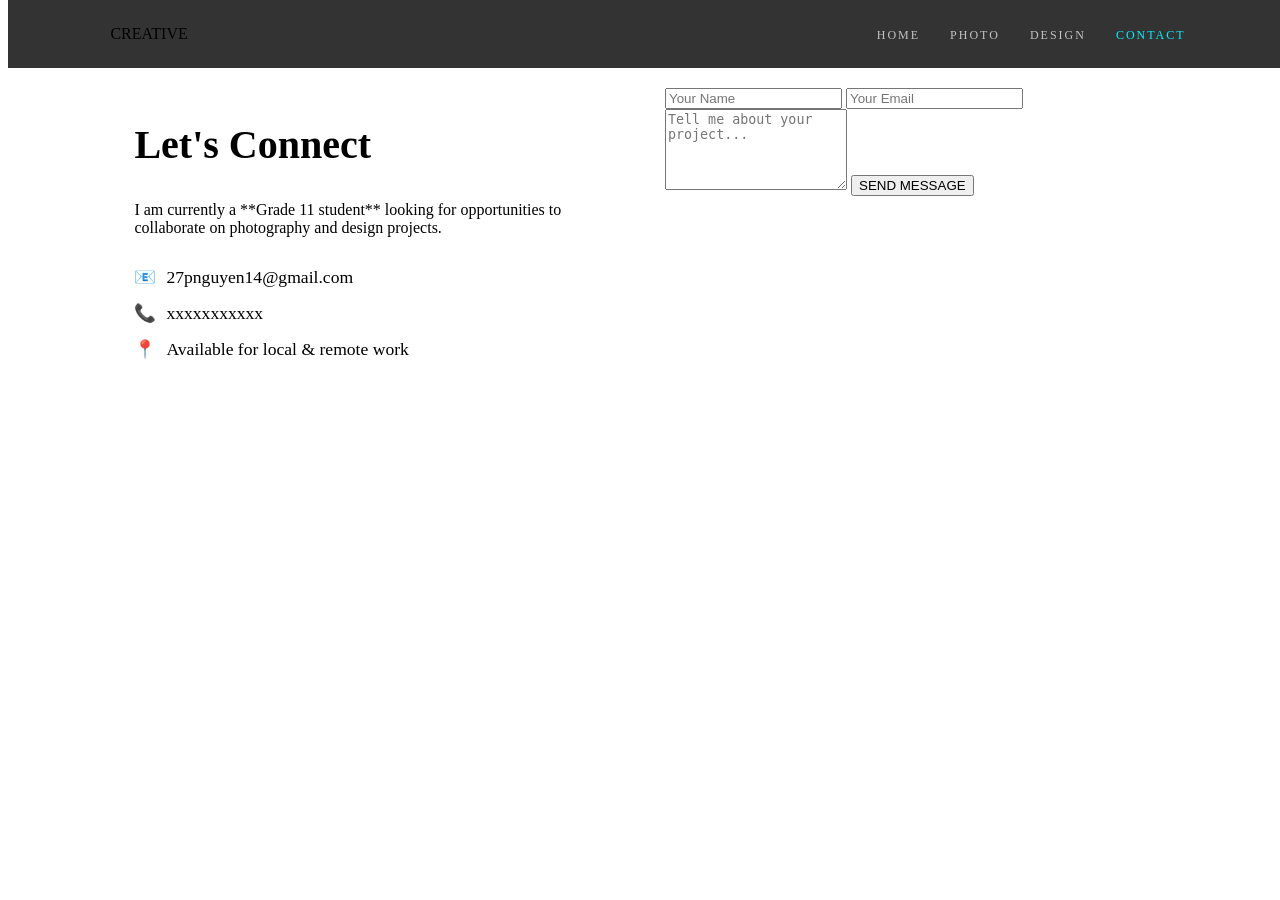
<file: contact.html>
<!DOCTYPE html>
<html lang="en">
<head>
    <meta charset="UTF-8">
    <title>Contact | Portfolio</title>
    <link rel="stylesheet" href="style.css">
    <style>
        .contact-container { display: grid; grid-template-columns: 1fr 1fr; gap: 50px; padding: 80px 10%; align-items: start; }
        .info-panel h2 { color: var(--primary); font-size: 2.5rem; }
        .details { margin-top: 30px; }
        .details p { font-size: 1.1rem; margin: 15px 0; display: flex; align-items: center; gap: 10px; }
        .icon { color: var(--secondary); font-weight: bold; }
        
        @media (max-width: 800px) { .contact-container { grid-template-columns: 1fr; } }
    </style>
</head>
<body>
    <nav>
        <div class="logo">CREATIVE</div>
        <ul>
            <li><a href="index.html">Home</a></li>
            <li><a href="photo.html">Photo</a></li>
            <li><a href="design.html">Design</a></li>
            <li><a href="contact.html" class="active">Contact</a></li>
        </ul>
    </nav>

    <div class="contact-container">
        <div class="info-panel fade-in">
            <h2>Let's Connect</h2>
            <p>I am currently a **Grade 11 student** looking for opportunities to collaborate on photography and design projects.</p>
            
            <div class="details">
                <p><span class="icon">📧</span> 27pnguyen14@gmail.com</p>
                <p><span class="icon">📞</span> xxxxxxxxxxx</p>
                <p><span class="icon">📍</span> Available for local & remote work</p>
            </div>
        </div>

        <div class="fade-in">
            <form>
                <input type="text" placeholder="Your Name" required>
                <input type="email" placeholder="Your Email" required>
                <textarea rows="5" placeholder="Tell me about your project..."></textarea>
                <button type="submit">SEND MESSAGE</button>
            </form>
        </div>
    </div>

    <script src="script.js"></script>
</body>
</html>
</file>
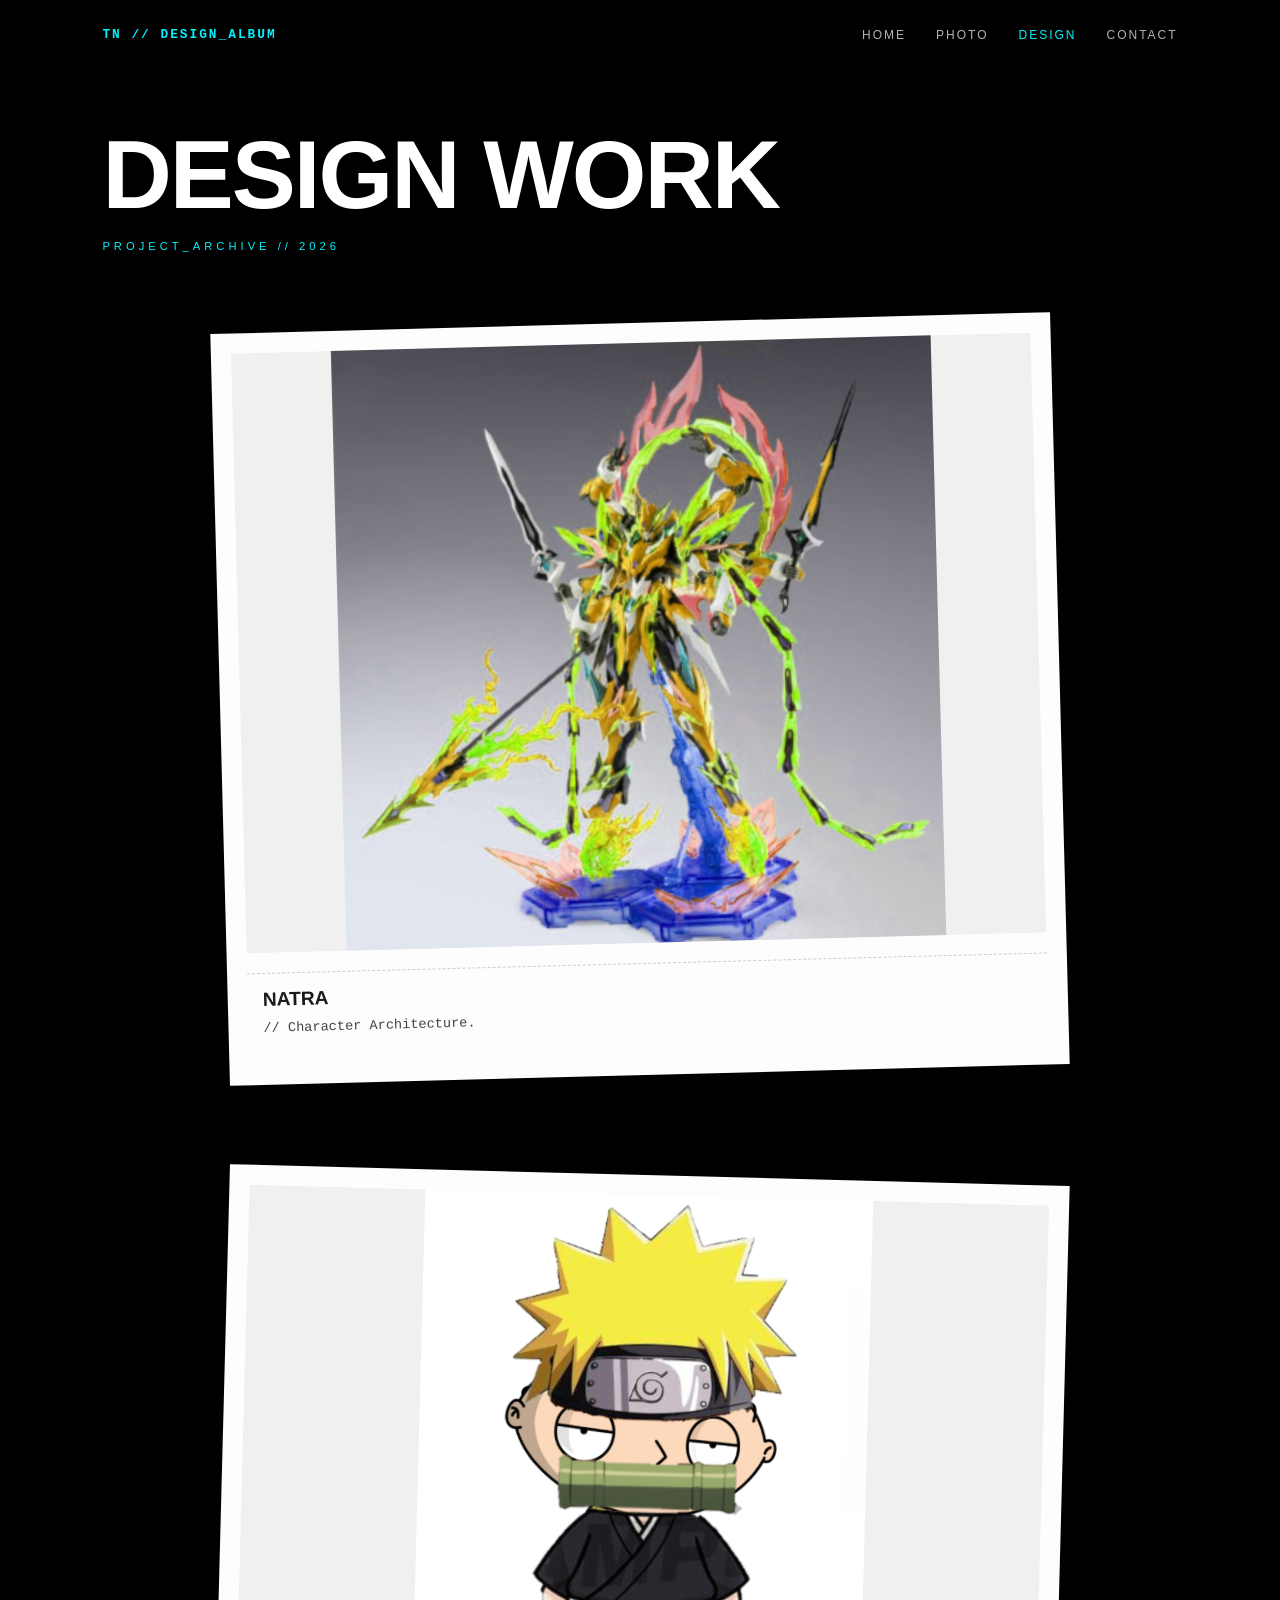
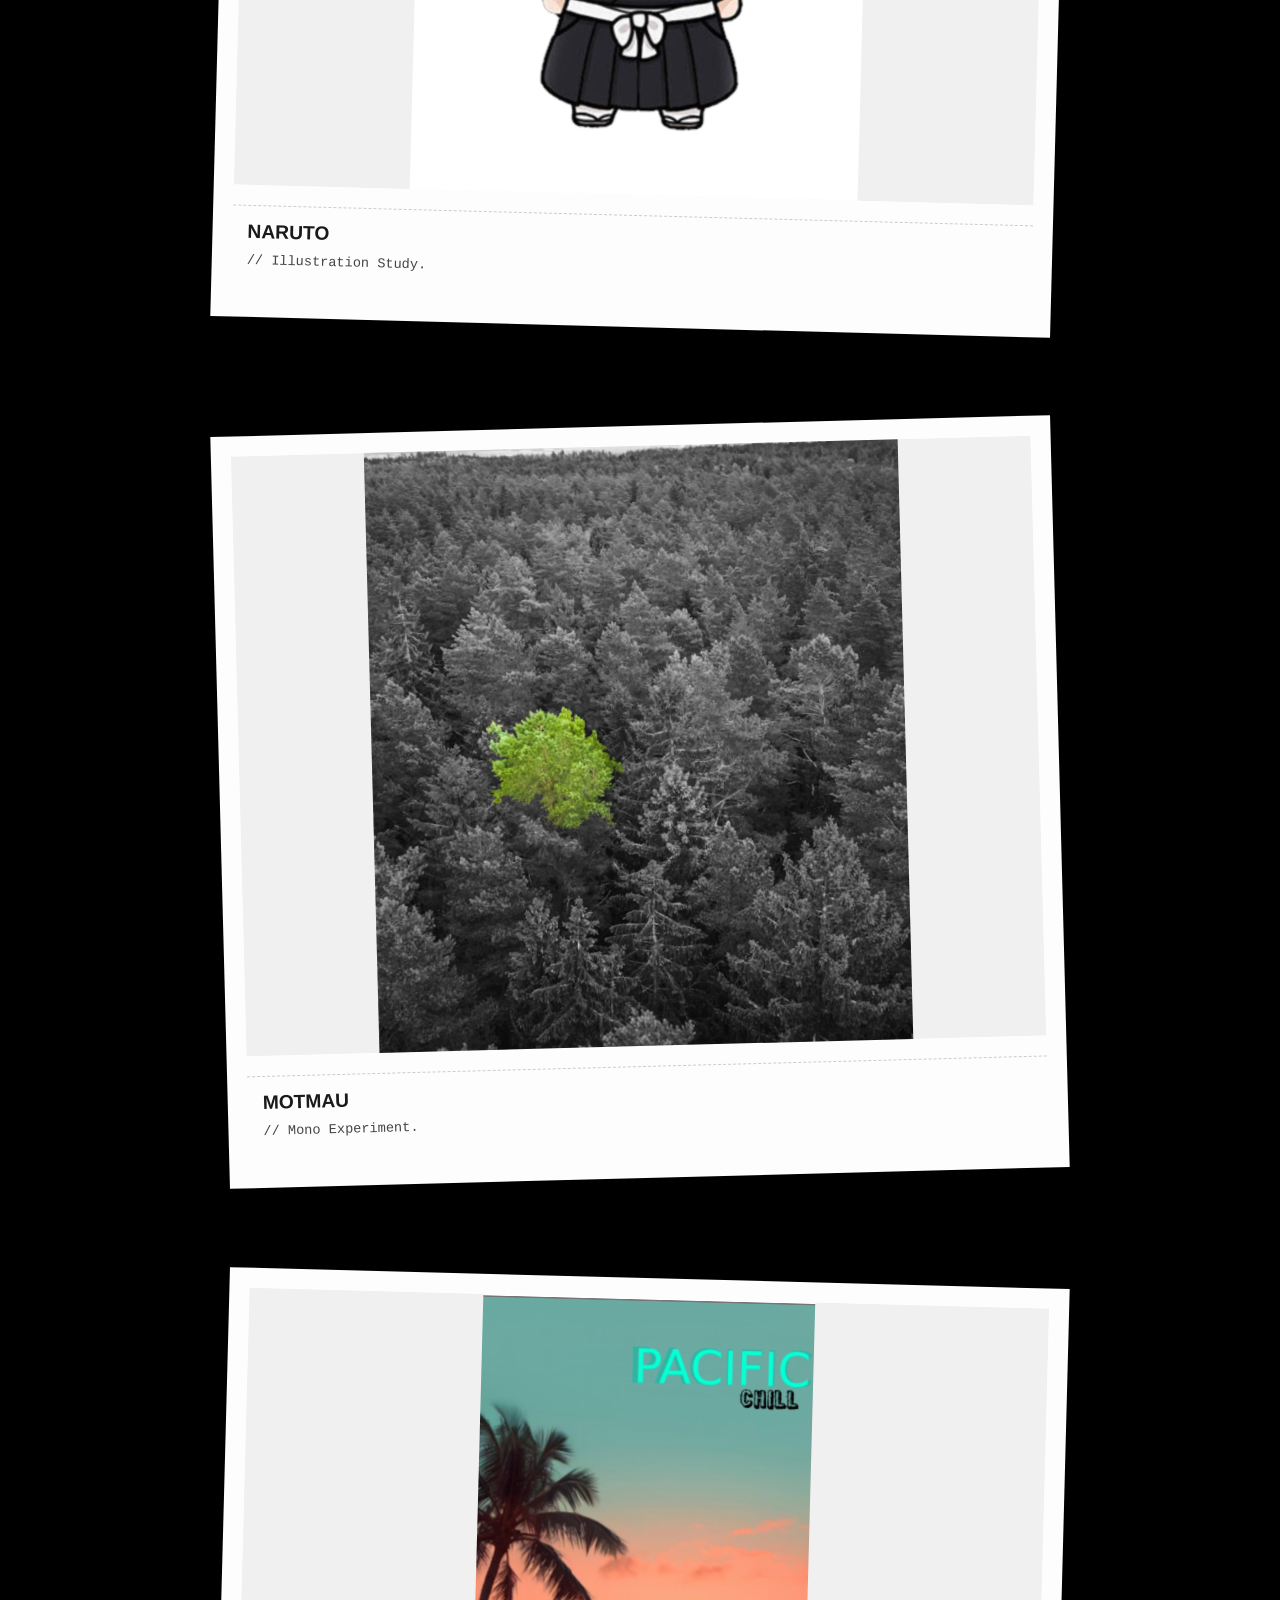
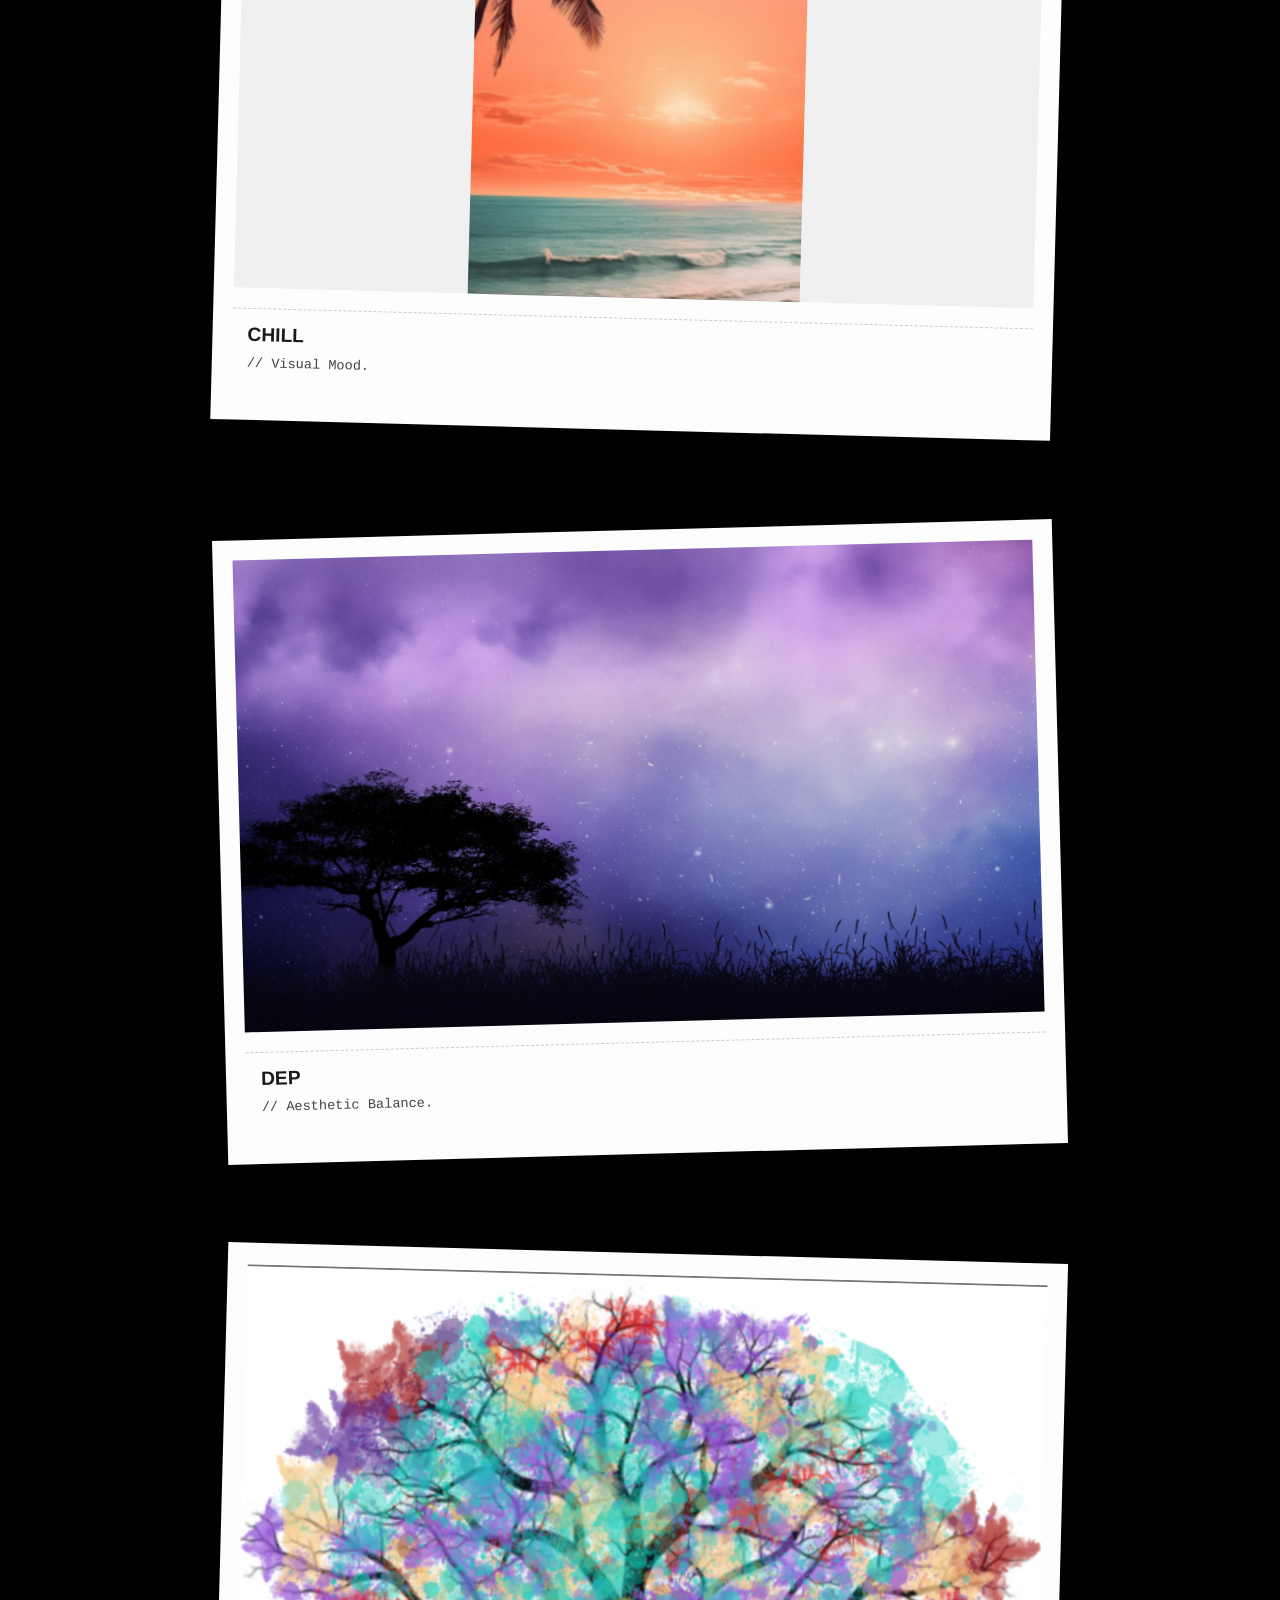
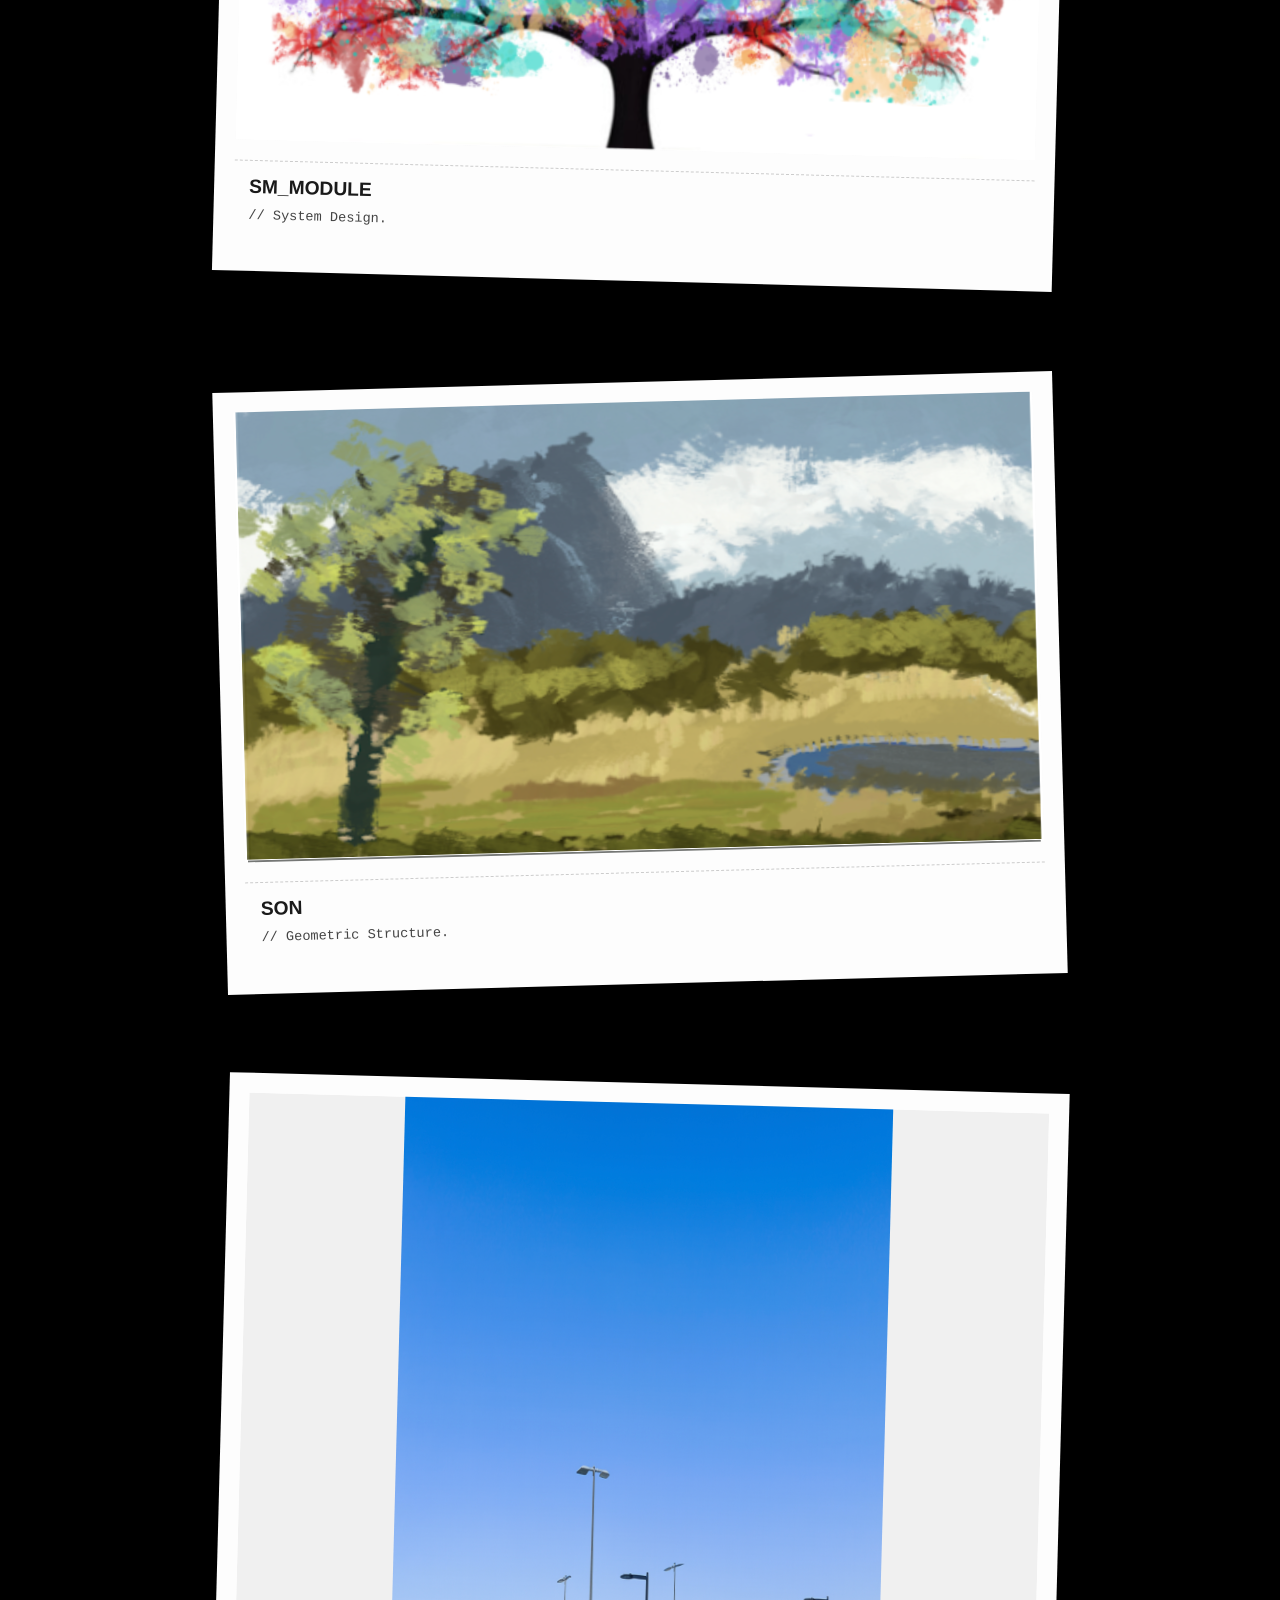
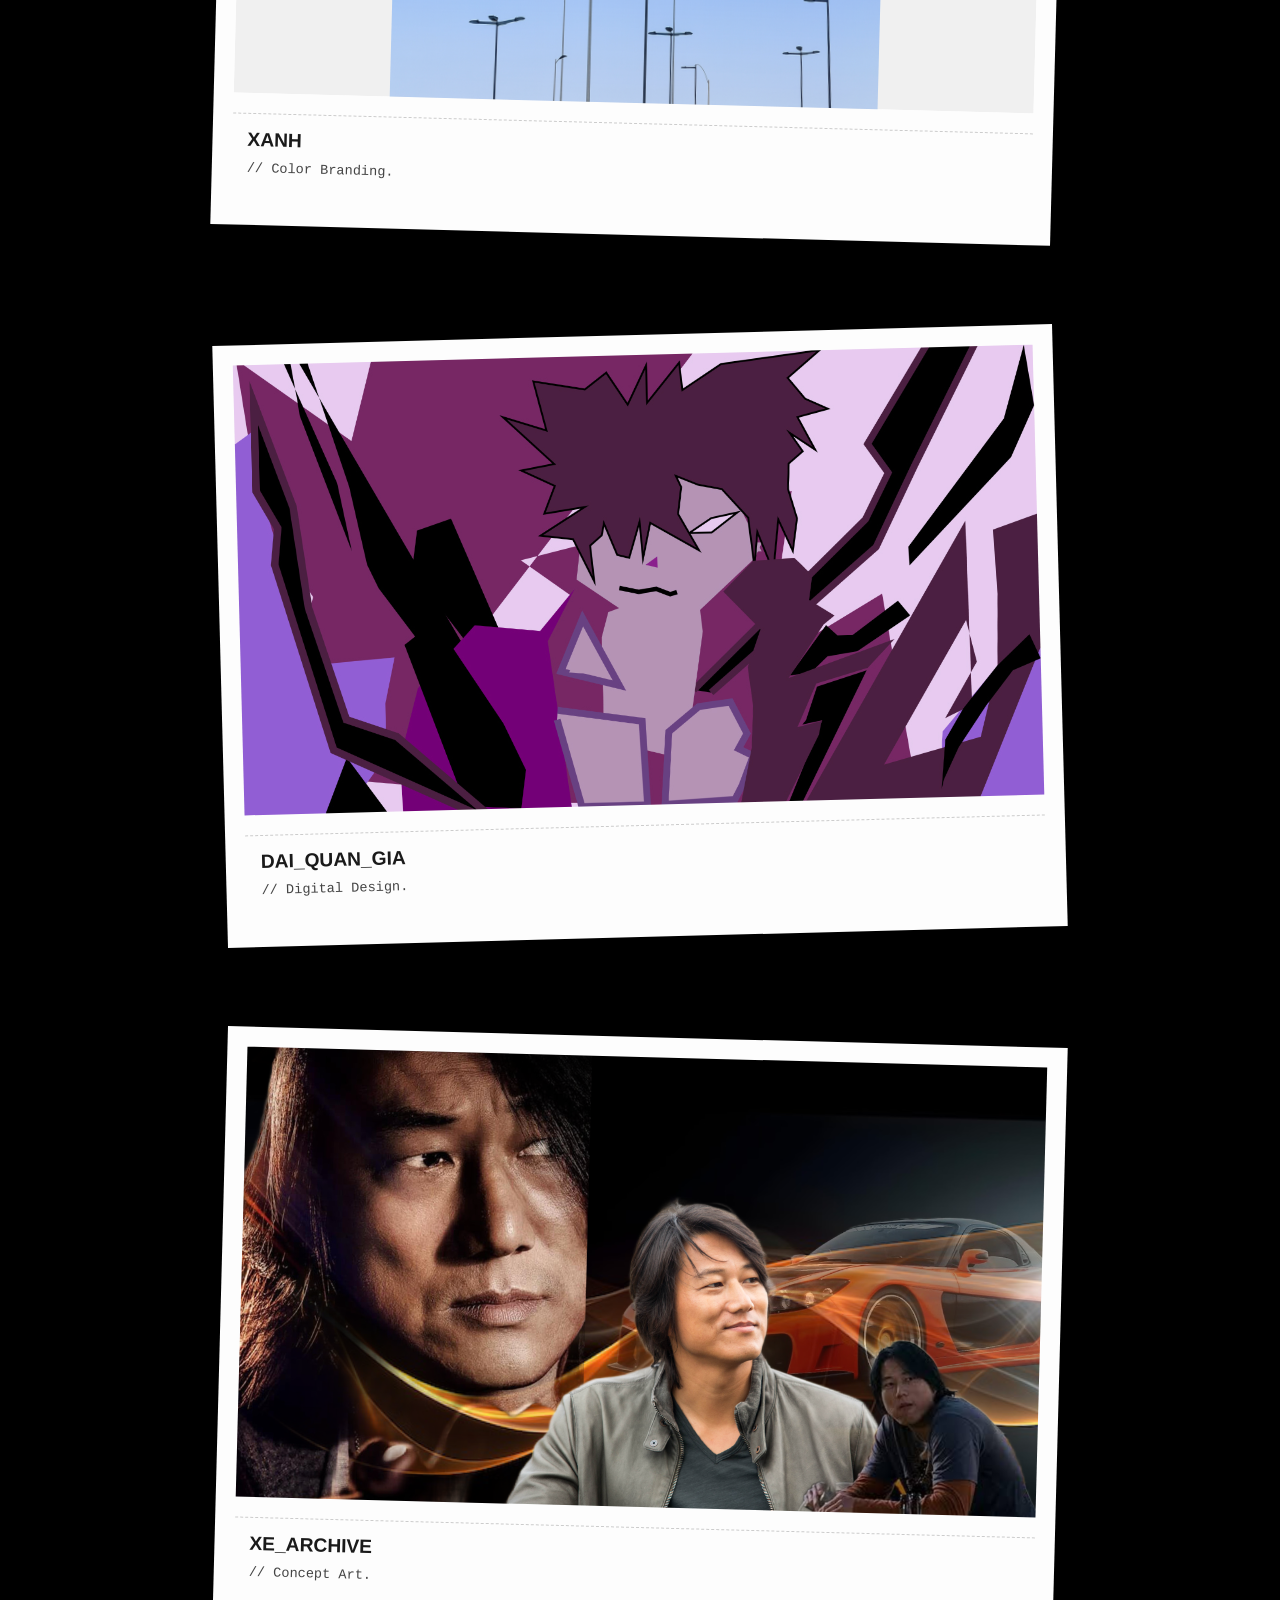
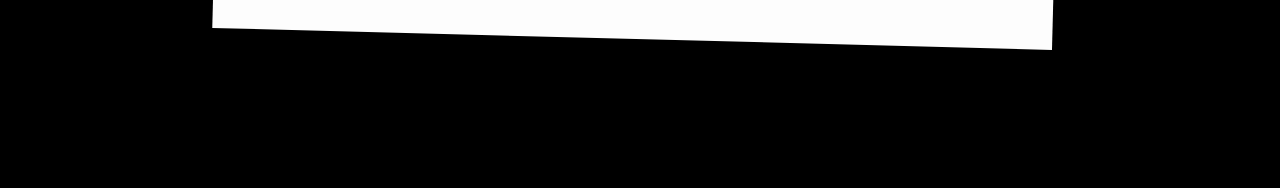
<file: design.html>
<!DOCTYPE html>
<html lang="en">
<head>
    <meta charset="UTF-8">
    <meta name="viewport" content="width=device-width, initial-scale=1.0">
    <title>Design Archive // TN</title>
    <link rel="stylesheet" href="style.css">
    <style>
        body { background: #000; color: #fff; margin: 0; font-family: 'Inter', sans-serif; overflow-x: hidden; }
        .album-header { padding: 120px 8% 60px; }
        .album-header h1 { font-size: clamp(3rem, 10vw, 6rem); margin: 0; letter-spacing: -2px; text-transform: uppercase; }
        .album-header p { color: #00f2ff; letter-spacing: 4px; font-size: 0.7rem; margin-top: 10px; }

        .album-container { padding: 0 8% 150px; }
        .design-stack { display: flex; flex-direction: column; gap: 100px; align-items: center; }

        .design-print {
            background: #fdfdfd;
            padding: 20px;
            width: 100%;
            max-width: 800px;
            box-shadow: 0 30px 60px rgba(0,0,0,0.8);
            transform: rotate(var(--rotation));
            transition: all 0.6s cubic-bezier(0.23, 1, 0.32, 1);
            opacity: 0; /* Hidden until scroll */
        }

        .design-print.reveal { opacity: 1; }
        .design-print:hover { transform: rotate(0deg) scale(1.02); z-index: 10; }

        .design-print img {
            width: 100%;
            height: auto;
            max-height: 600px; /* Prevents layout from looking "bad" or stretched */
            object-fit: contain;
            display: block;
            background: #f0f0f0;
        }

        .design-info { margin-top: 20px; color: #1a1a1a; padding: 15px; border-top: 1px dashed #ccc; }
        .design-info h2 { font-size: 1.2rem; margin: 0; text-transform: uppercase; }
        .design-info p { font-family: 'Courier New', monospace; font-size: 0.85rem; margin-top: 10px; color: #444; }

        /* Random rotations */
        .design-print:nth-child(odd) { --rotation: -1.5deg; }
        .design-print:nth-child(even) { --rotation: 1.5deg; }
    </style>
</head>
<body>

    <nav>
        <div class="nav-id">TN // DESIGN_ALBUM</div>
        <ul>
            <li><a href="index.html">HOME</a></li>
            <li><a href="photo.html">PHOTO</a></li>
            <li><a href="design.html" class="active">DESIGN</a></li>
            <li><a href="contact.html">CONTACT</a></li>
        </ul>
    </nav>

    <header class="album-header">
        <h1>DESIGN WORK</h1>
        <p>PROJECT_ARCHIVE // 2026</p>
    </header>

    <main class="album-container">
        <div class="design-stack">
            
            <div class="design-print">
                <img src="design page/natra.png">
                <div class="design-info"><h2>NATRA</h2><p>// Character Architecture.</p></div>
            </div>

            <div class="design-print">
                <img src="design page/naruto.png">
                <div class="design-info"><h2>NARUTO</h2><p>// Illustration Study.</p></div>
            </div>

            <div class="design-print">
                <img src="design page/motmau.png">
                <div class="design-info"><h2>MOTMAU</h2><p>// Mono Experiment.</p></div>
            </div>

            <div class="design-print">
                <img src="design page/chill.png">
                <div class="design-info"><h2>CHILL</h2><p>// Visual Mood.</p></div>
            </div>

            <div class="design-print">
                <img src="design page/dep.png">
                <div class="design-info"><h2>DEP</h2><p>// Aesthetic Balance.</p></div>
            </div>

            <div class="design-print">
                <img src="design page/sm.png">
                <div class="design-info"><h2>SM_MODULE</h2><p>// System Design.</p></div>
            </div>

            <div class="design-print">
                <img src="design page/son.png">
                <div class="design-info"><h2>SON</h2><p>// Geometric Structure.</p></div>
            </div>

            <div class="design-print">
                <img src="design page/xanh.png">
                <div class="design-info"><h2>XANH</h2><p>// Color Branding.</p></div>
            </div>

            <div class="design-print">
                <img src="design page/dai-quan-gia-la-ma-hoang.jpg">
                <div class="design-info"><h2>DAI_QUAN_GIA</h2><p>// Digital Design.</p></div>
            </div>

            <div class="design-print">
                <img src="design page/xe.png">
                <div class="design-info"><h2>XE_ARCHIVE</h2><p>// Concept Art.</p></div>
            </div>

        </div>
    </main>

    <script>
        const observer = new IntersectionObserver((entries) => {
            entries.forEach(entry => {
                if (entry.isIntersecting) entry.target.classList.add('reveal');
            });
        }, { threshold: 0.1 });

        document.querySelectorAll('.design-print').forEach(print => observer.observe(print));
    </script>
</body>
</html>
</file>
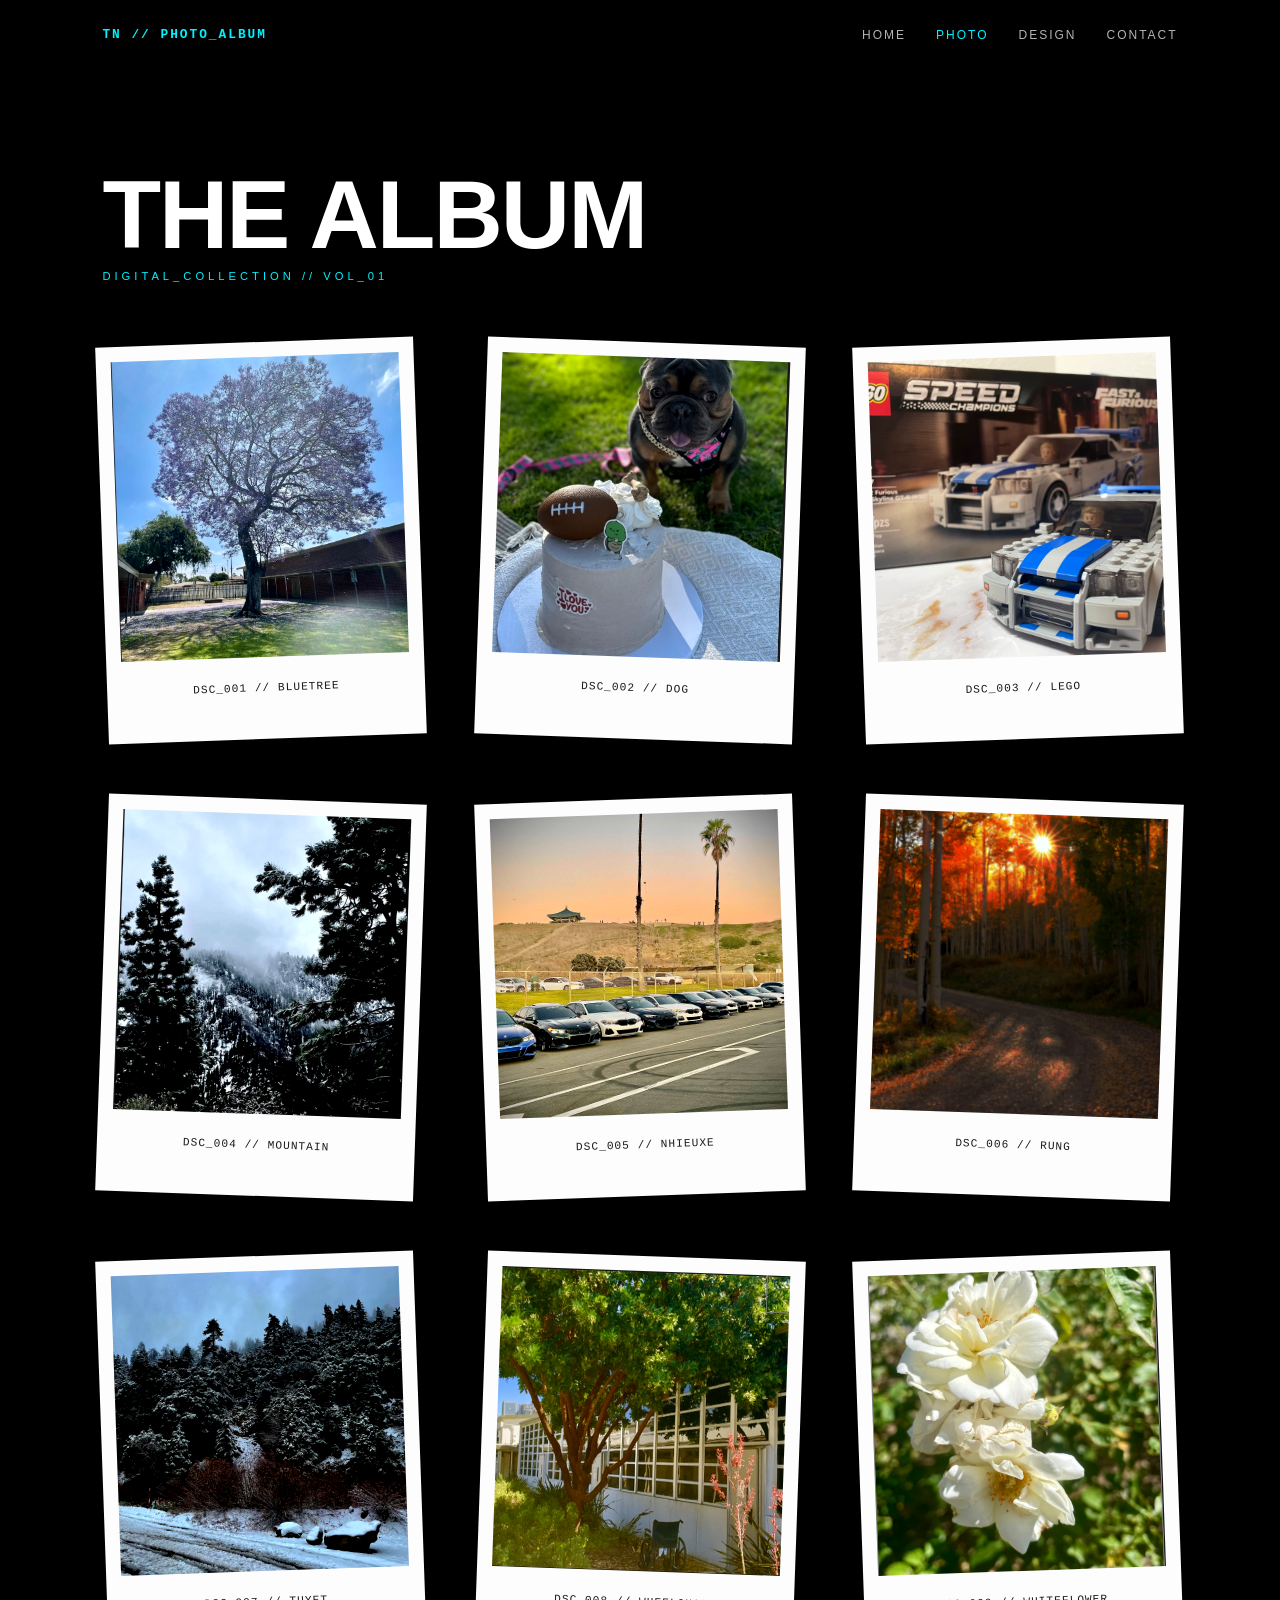
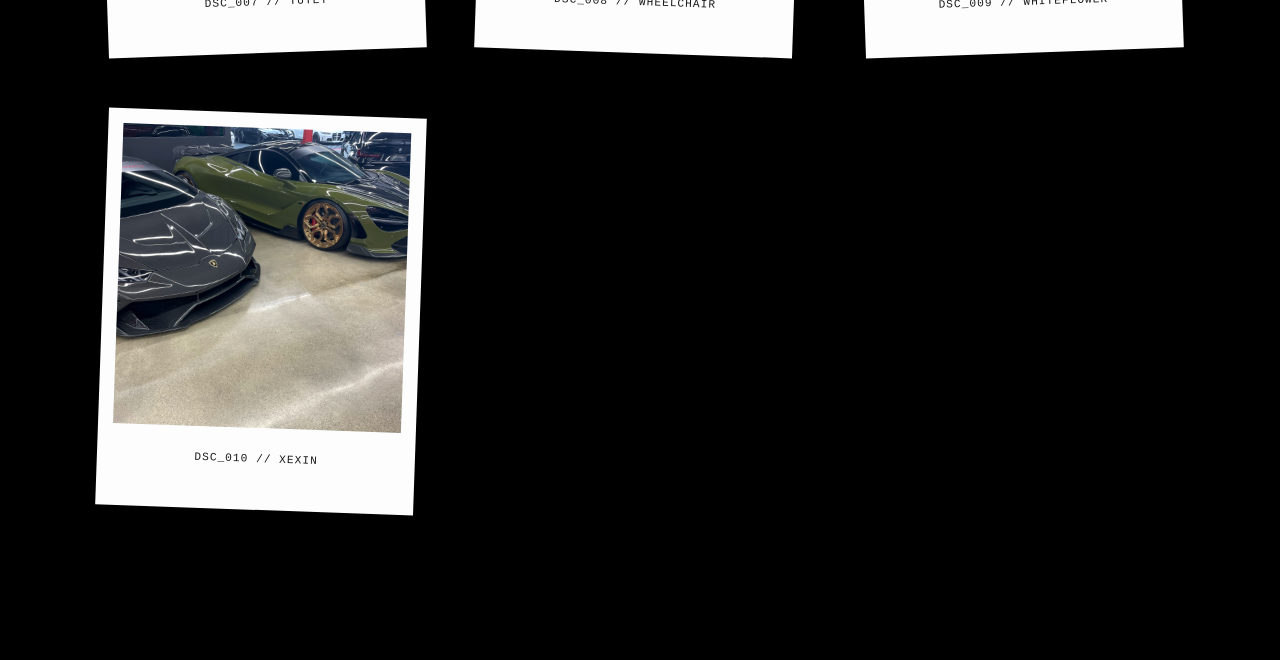
<file: photo.html>
<!DOCTYPE html>
<html lang="en">
<head>
    <meta charset="UTF-8">
    <meta name="viewport" content="width=device-width, initial-scale=1.0">
    <title>TN // 2026_PHOTO_CORE</title>
    <link rel="stylesheet" href="style.css">
    <style>
        body { 
            background: #000; 
            color: #fff; 
            margin: 0; 
            font-family: 'Inter', sans-serif;
            overflow-x: hidden;
        }

        /* --- NAVIGATION FIX --- */
        nav {
            position: fixed;
            top: 0;
            width: 100%;
            padding: 25px 8%;
            display: flex;
            justify-content: space-between;
            align-items: center;
            background: rgba(0, 0, 0, 0.9);
            backdrop-filter: blur(10px);
            z-index: 1000;
            box-sizing: border-box;
        }

        .nav-id {
            font-family: 'Courier New', monospace;
            font-size: 0.8rem;
            color: #00f2ff;
            letter-spacing: 2px;
        }

        nav ul {
            list-style: none;
            display: flex;
            gap: 30px;
            margin: 0;
            padding: 0;
        }

        nav ul li a {
            color: #fff;
            text-decoration: none;
            font-size: 0.75rem;
            letter-spacing: 2px;
            text-transform: uppercase;
            opacity: 0.7;
            transition: 0.3s;
        }

        nav ul li a:hover, nav ul li a.active {
            opacity: 1;
            color: #00f2ff;
        }

        /* --- PAGE CONTENT --- */
        .album-header { 
            padding: 160px 8% 60px; 
        }
        .album-header h1 { font-size: clamp(3rem, 10vw, 6rem); margin: 0; letter-spacing: -2px; text-transform: uppercase; }
        .album-header p { color: #00f2ff; letter-spacing: 4px; font-size: 0.7rem; margin: 0; }

        .album-container { padding: 0 8% 150px; }
        .album-grid {
            display: grid;
            grid-template-columns: repeat(auto-fill, minmax(300px, 1fr));
            gap: 60px;
        }

        /* --- POLAROID STYLE --- */
        .photo-print {
            position: relative;
            background: #fdfdfd;
            padding: 15px 15px 45px 15px;
            box-shadow: 0 20px 40px rgba(0,0,0,0.6);
            transform: rotate(var(--rotation));
            transition: all 0.6s cubic-bezier(0.23, 1, 0.32, 1);
            opacity: 0;
            cursor: pointer;
        }

        .photo-print.reveal { opacity: 1; }

        .photo-print:hover {
            transform: rotate(0deg) scale(1.05) translateY(-15px) !important;
            z-index: 100;
            box-shadow: 0 30px 60px rgba(0, 242, 255, 0.2);
        }

        .photo-print img {
            width: 100%;
            height: 300px; 
            object-fit: cover;
            display: block;
            filter: contrast(1.1);
        }

        .photo-caption {
            margin-top: 25px;
            color: #1a1a1a;
            font-family: 'Courier New', monospace;
            font-size: 0.7rem;
            text-align: center;
            letter-spacing: 1px;
            text-transform: uppercase;
        }

        .photo-print:nth-child(odd) { --rotation: -2deg; }
        .photo-print:nth-child(even) { --rotation: 2deg; }
    </style>
</head>
<body>

    <nav>
        <div class="nav-id">TN // PHOTO_ALBUM</div>
        <ul>
            <li><a href="index.html">HOME</a></li>
            <li><a href="photo.html" class="active">PHOTO</a></li>
            <li><a href="design.html">DESIGN</a></li>
            <li><a href="contact.html">CONTACT</a></li>
        </ul>
    </nav>

    <header class="album-header">
        <h1>THE ALBUM</h1>
        <p>DIGITAL_COLLECTION // VOL_01</p>
    </header>

    <main class="album-container">
        <div class="album-grid">
            
            <div class="photo-print">
                <img src="photo page/bluetree.jpeg">
                <div class="photo-caption">DSC_001 // BLUETREE</div>
            </div>

            <div class="photo-print">
                <img src="photo page/dog.jpeg">
                <div class="photo-caption">DSC_002 // DOG</div>
            </div>

            <div class="photo-print">
                <img src="photo page/lego.jpeg">
                <div class="photo-caption">DSC_003 // LEGO</div>
            </div>

            <div class="photo-print">
                <img src="photo page/mountain.jpeg">
                <div class="photo-caption">DSC_004 // MOUNTAIN</div>
            </div>

            <div class="photo-print">
                <img src="photo page/nhieuxe.jpeg">
                <div class="photo-caption">DSC_005 // NHIEUXE</div>
            </div>

            <div class="photo-print">
                <img src="photo page/rung.png">
                <div class="photo-caption">DSC_006 // RUNG</div>
            </div>

            <div class="photo-print">
                <img src="photo page/tuyet.jpeg">
                <div class="photo-caption">DSC_007 // TUYET</div>
            </div>

            <div class="photo-print">
                <img src="photo page/wheelchair.jpeg">
                <div class="photo-caption">DSC_008 // WHEELCHAIR</div>
            </div>

            <div class="photo-print">
                <img src="photo page/whiteflower.jpg">
                <div class="photo-caption">DSC_009 // WHITEFLOWER</div>
            </div>

            <div class="photo-print">
                <img src="photo page/xexin.jpeg">
                <div class="photo-caption">DSC_010 // XEXIN</div>
            </div>

        </div>
    </main>

    <script>
        const observer = new IntersectionObserver((entries) => {
            entries.forEach(entry => {
                if (entry.isIntersecting) {
                    entry.target.classList.add('reveal');
                }
            });
        }, { threshold: 0.1 });

        document.querySelectorAll('.photo-print').forEach(print => {
            observer.observe(print);
        });
    </script>

</body>
</html>
</file>
<file: style.css>
/* GLOBAL NAVIGATION FIX */
nav {
    position: fixed;
    top: 0;
    width: 100%;
    padding: 25px 8%;
    display: flex;
    justify-content: space-between;
    align-items: center;
    background: rgba(0, 0, 0, 0.8);
    backdrop-filter: blur(10px);
    z-index: 1000;
    box-sizing: border-box;
}

.nav-id {
    font-family: 'Courier New', monospace;
    font-size: 0.8rem;
    letter-spacing: 2px;
    color: #00f2ff;
    font-weight: bold;
}

nav ul {
    list-style: none; /* Removes the dots */
    display: flex;    /* Makes the menu horizontal */
    gap: 30px;
    margin: 0;
    padding: 0;
}

nav ul li a {
    color: #fff;
    text-decoration: none;
    font-size: 0.75rem;
    letter-spacing: 2px;
    text-transform: uppercase;
    transition: 0.3s;
    opacity: 0.7;
}

nav ul li a:hover, nav ul li a.active {
    opacity: 1;
    color: #00f2ff;
}
</file>
